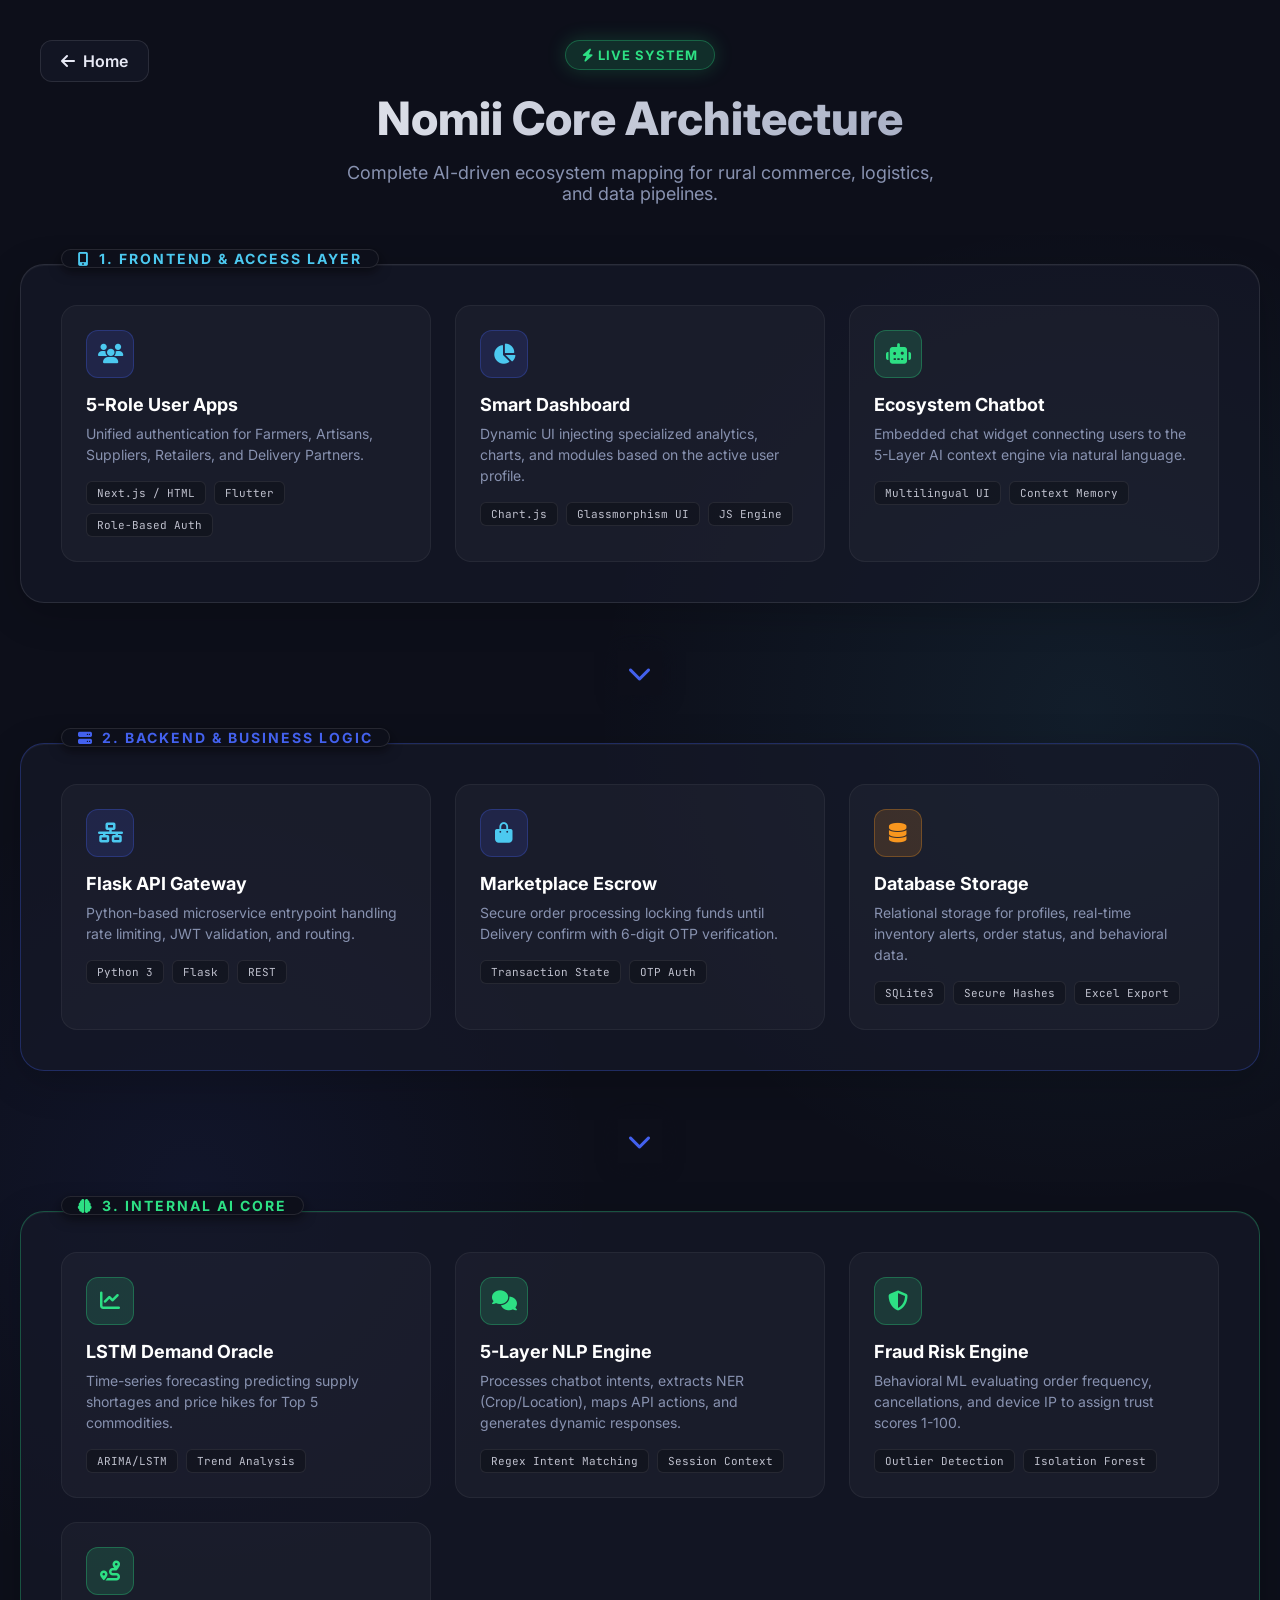
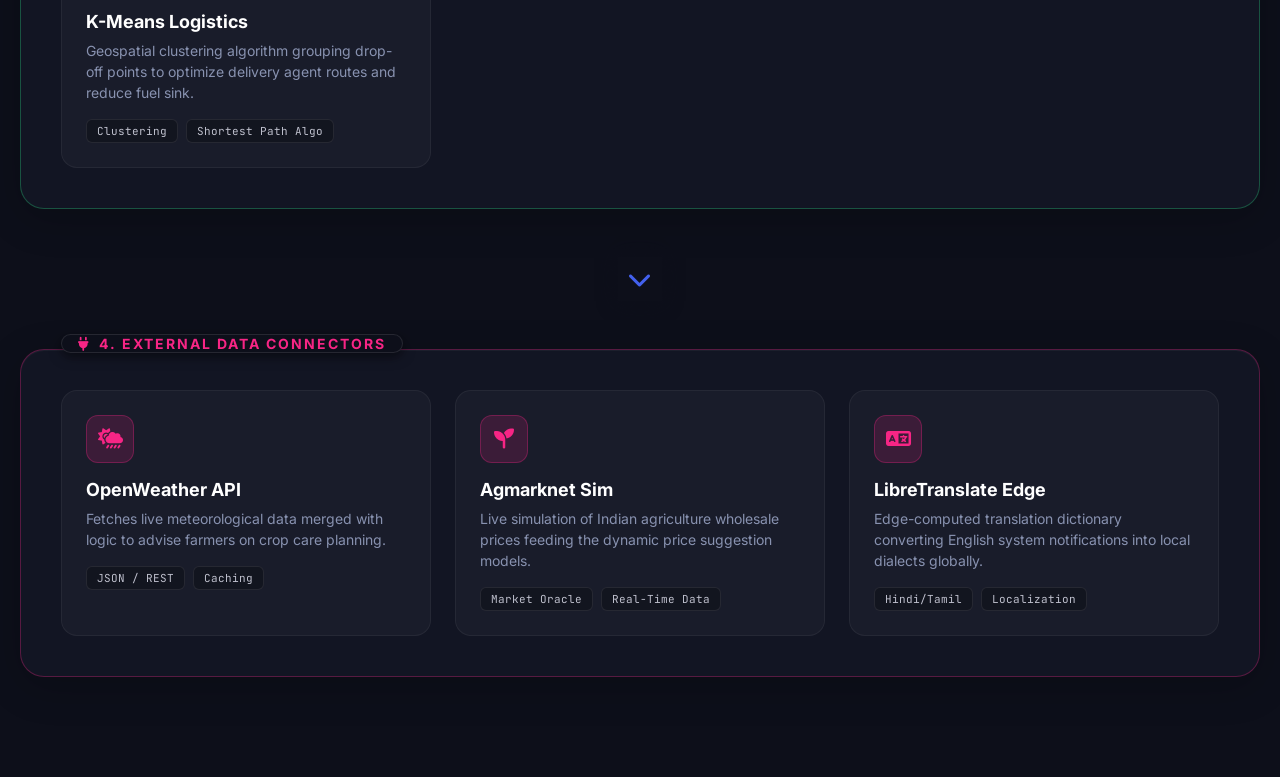
<file: nomii_flask_app/templates/architecture.html>
<!DOCTYPE html>
<html lang="en">

<head>
    <meta charset="UTF-8">
    <meta name="viewport" content="width=device-width, initial-scale=1.0">
    <title>Nomii System Architecture</title>
    <link
        href="https://fonts.googleapis.com/css2?family=Inter:wght@300;400;500;600;700;800&family=JetBrains+Mono:wght@400;700&display=swap"
        rel="stylesheet">
    <link rel="stylesheet" href="https://cdnjs.cloudflare.com/ajax/libs/font-awesome/6.4.0/css/all.min.css">
    <style>
        :root {
            --bg: #0d0f1a;
            --card-bg: rgba(22, 25, 41, 0.7);
            --border: rgba(255, 255, 255, 0.1);
            --text: #e8eaf6;
            --muted: #8892b0;
            --accent: #4361ee;
            --accent2: #4cc9f0;
            --success: #2de084;
            --warning: #f8961e;
            --danger: #f72585;
            --font-main: 'Inter', sans-serif;
            --font-mono: 'JetBrains Mono', monospace;
        }

        * {
            margin: 0;
            padding: 0;
            box-sizing: border-box;
        }

        body {
            background-color: var(--bg);
            background-image:
                radial-gradient(circle at 15% 50%, rgba(67, 97, 238, 0.08), transparent 25%),
                radial-gradient(circle at 85% 30%, rgba(76, 201, 240, 0.08), transparent 25%);
            color: var(--text);
            font-family: var(--font-main);
            min-height: 100vh;
            overflow-x: hidden;
            padding-bottom: 60px;
        }

        .container {
            max-width: 1300px;
            margin: 0 auto;
            padding: 40px 20px;
        }

        header {
            text-align: center;
            margin-bottom: 60px;
            animation: fadeInDown 0.8s ease-out;
        }

        .badge {
            display: inline-block;
            background: rgba(45, 224, 132, 0.15);
            color: var(--success);
            padding: 6px 16px;
            border-radius: 30px;
            font-size: 13px;
            font-weight: 700;
            letter-spacing: 1px;
            text-transform: uppercase;
            border: 1px solid rgba(45, 224, 132, 0.3);
            margin-bottom: 20px;
            box-shadow: 0 0 20px rgba(45, 224, 132, 0.2);
        }

        h1 {
            font-size: 46px;
            font-weight: 800;
            background: linear-gradient(135deg, #fff, var(--muted));
            -webkit-background-clip: text;
            background-clip: text;
            color: transparent;
            margin-bottom: 16px;
        }

        p.subtitle {
            font-size: 18px;
            color: var(--muted);
            max-width: 600px;
            margin: 0 auto;
        }

        .back-btn {
            position: absolute;
            top: 40px;
            left: 40px;
            display: flex;
            align-items: center;
            gap: 8px;
            color: var(--text);
            text-decoration: none;
            font-weight: 600;
            padding: 10px 20px;
            background: var(--card-bg);
            border: 1px solid var(--border);
            border-radius: 12px;
            backdrop-filter: blur(10px);
            transition: all 0.3s;
            z-index: 100;
        }

        .back-btn:hover {
            background: var(--accent);
            border-color: var(--accent);
            box-shadow: 0 8px 24px rgba(67, 97, 238, 0.3);
            transform: translateY(-2px);
        }

        /* ─── Architecture Map ──────────────────────────────────────────────── */
        .diagram {
            position: relative;
            display: flex;
            flex-direction: column;
            gap: 50px;
            animation: fadeInUp 1s ease-out forwards;
            opacity: 0;
            transform: translateY(30px);
        }

        @keyframes fadeInUp {
            to {
                opacity: 1;
                transform: translateY(0);
            }
        }

        @keyframes fadeInDown {
            from {
                opacity: 0;
                transform: translateY(-30px);
            }

            to {
                opacity: 1;
                transform: translateY(0);
            }
        }

        .layer {
            position: relative;
            background: var(--card-bg);
            border: 1px solid var(--border);
            border-radius: 24px;
            padding: 40px;
            backdrop-filter: blur(20px);
            box-shadow: 0 10px 40px rgba(0, 0, 0, 0.2), inset 0 1px 1px rgba(255, 255, 255, 0.05);
            transition: border-color 0.3s, box-shadow 0.3s;
        }

        .layer:hover {
            border-color: rgba(67, 97, 238, 0.4);
            box-shadow: 0 10px 40px rgba(0, 0, 0, 0.3), 0 0 30px rgba(67, 97, 238, 0.1);
        }

        .layer-title {
            position: absolute;
            top: -16px;
            left: 40px;
            background: var(--bg);
            padding: 0 16px;
            font-size: 14px;
            font-weight: 700;
            color: var(--accent2);
            text-transform: uppercase;
            letter-spacing: 2px;
            border: 1px solid var(--border);
            border-radius: 20px;
            display: flex;
            align-items: center;
            gap: 8px;
            box-shadow: 0 4px 12px rgba(0, 0, 0, 0.5);
        }

        .grid {
            display: grid;
            grid-template-columns: repeat(auto-fit, minmax(280px, 1fr));
            gap: 24px;
        }

        .node {
            background: rgba(255, 255, 255, 0.03);
            border: 1px solid rgba(255, 255, 255, 0.05);
            border-radius: 16px;
            padding: 24px;
            transition: all 0.3s;
            cursor: default;
            position: relative;
            overflow: hidden;
        }

        .node::before {
            content: '';
            position: absolute;
            top: 0;
            left: 0;
            right: 0;
            height: 3px;
            background: linear-gradient(90deg, var(--accent), var(--accent2));
            opacity: 0;
            transition: opacity 0.3s;
        }

        .node:hover {
            background: rgba(255, 255, 255, 0.06);
            transform: translateY(-4px);
            box-shadow: 0 12px 30px rgba(0, 0, 0, 0.3);
            border-color: rgba(255, 255, 255, 0.1);
        }

        .node:hover::before {
            opacity: 1;
        }

        .node-icon {
            width: 48px;
            height: 48px;
            background: rgba(67, 97, 238, 0.15);
            color: var(--accent2);
            border-radius: 12px;
            display: flex;
            align-items: center;
            justify-content: center;
            font-size: 20px;
            margin-bottom: 16px;
            box-shadow: inset 0 0 0 1px rgba(67, 97, 238, 0.3);
        }

        .node-title {
            font-size: 18px;
            font-weight: 700;
            margin-bottom: 8px;
            color: #fff;
        }

        .node-desc {
            font-size: 14px;
            color: var(--muted);
            line-height: 1.5;
            margin-bottom: 16px;
        }

        .node-tags {
            display: flex;
            flex-wrap: wrap;
            gap: 8px;
        }

        .tag {
            background: rgba(0, 0, 0, 0.3);
            border: 1px solid var(--border);
            padding: 4px 10px;
            border-radius: 6px;
            font-size: 11px;
            font-family: var(--font-mono);
            color: var(--text);
            opacity: 0.8;
        }

        /* Connecting Lines / Animations */
        .flow-line {
            display: flex;
            align-items: center;
            justify-content: center;
            height: 40px;
            position: relative;
        }

        .flow-line::after {
            content: '';
            position: absolute;
            top: 0;
            bottom: 0;
            left: 50%;
            width: 2px;
            background: linear-gradient(to bottom, transparent, var(--accent), transparent);
            background-size: 200% 200%;
            animation: pulseStream 2s infinite linear;
        }

        .flow-arrow {
            color: var(--accent);
            font-size: 24px;
            z-index: 10;
            background: var(--bg);
            padding: 10px;
            animation: float 2s infinite ease-in-out;
            box-shadow: 0 0 20px var(--bg);
        }

        @keyframes pulseStream {
            0% {
                background-position: center top;
            }

            100% {
                background-position: center bottom;
            }
        }

        @keyframes float {

            0%,
            100% {
                transform: translateY(-4px);
            }

            50% {
                transform: translateY(4px);
            }
        }

        /* Specialized Nodes */
        .node.ai-node .node-icon {
            background: rgba(45, 224, 132, 0.15);
            color: var(--success);
            box-shadow: inset 0 0 0 1px rgba(45, 224, 132, 0.3);
        }

        .node.ai-node::before {
            background: linear-gradient(90deg, var(--success), #a8e6cf);
        }

        .node.data-node .node-icon {
            background: rgba(248, 150, 30, 0.15);
            color: var(--warning);
            box-shadow: inset 0 0 0 1px rgba(248, 150, 30, 0.3);
        }

        .node.data-node::before {
            background: linear-gradient(90deg, var(--warning), #ffd166);
        }

        .node.api-node .node-icon {
            background: rgba(247, 37, 133, 0.15);
            color: var(--danger);
            box-shadow: inset 0 0 0 1px rgba(247, 37, 133, 0.3);
        }

        .node.api-node::before {
            background: linear-gradient(90deg, var(--danger), #ffb5a7);
        }

        @media (max-width: 768px) {
            .back-btn {
                top: 20px;
                left: 20px;
                padding: 8px 12px;
                font-size: 13px;
            }

            h1 {
                font-size: 32px;
            }

            .layer {
                padding: 30px 20px;
            }

            .layer-title {
                left: 20px;
            }

            .grid {
                grid-template-columns: 1fr;
            }
        }
    </style>
</head>

<body>

    <a href="/" class="back-btn"><i class="fas fa-arrow-left"></i> Home</a>

    <div class="container">
        <header>
            <div class="badge"><i class="fas fa-bolt"></i> Live System</div>
            <h1>Nomii Core Architecture</h1>
            <p class="subtitle">Complete AI-driven ecosystem mapping for rural commerce, logistics, and data pipelines.
            </p>
        </header>

        <div class="diagram">

            <!-- Layer 1: Access -->
            <div class="layer">
                <div class="layer-title"><i class="fas fa-mobile-alt"></i> 1. Frontend & Access Layer</div>
                <div class="grid">
                    <div class="node">
                        <div class="node-icon"><i class="fas fa-users"></i></div>
                        <div class="node-title">5-Role User Apps</div>
                        <div class="node-desc">Unified authentication for Farmers, Artisans, Suppliers, Retailers, and
                            Delivery Partners.</div>
                        <div class="node-tags">
                            <span class="tag">Next.js / HTML</span>
                            <span class="tag">Flutter</span>
                            <span class="tag">Role-Based Auth</span>
                        </div>
                    </div>
                    <div class="node">
                        <div class="node-icon"><i class="fas fa-chart-pie"></i></div>
                        <div class="node-title">Smart Dashboard</div>
                        <div class="node-desc">Dynamic UI injecting specialized analytics, charts, and modules based on
                            the active user profile.</div>
                        <div class="node-tags">
                            <span class="tag">Chart.js</span>
                            <span class="tag">Glassmorphism UI</span>
                            <span class="tag">JS Engine</span>
                        </div>
                    </div>
                    <div class="node ai-node">
                        <div class="node-icon"><i class="fas fa-robot"></i></div>
                        <div class="node-title">Ecosystem Chatbot</div>
                        <div class="node-desc">Embedded chat widget connecting users to the 5-Layer AI context engine
                            via natural language.</div>
                        <div class="node-tags">
                            <span class="tag">Multilingual UI</span>
                            <span class="tag">Context Memory</span>
                        </div>
                    </div>
                </div>
            </div>

            <div class="flow-line"><i class="fas fa-chevron-down flow-arrow"></i></div>

            <!-- Layer 2: API Gateway & Logic -->
            <div class="layer" style="border-color: rgba(67, 97, 238, 0.3);">
                <div class="layer-title" style="color: var(--accent);"><i class="fas fa-server"></i> 2. Backend &
                    Business Logic</div>
                <div class="grid">
                    <div class="node">
                        <div class="node-icon"><i class="fas fa-network-wired"></i></div>
                        <div class="node-title">Flask API Gateway</div>
                        <div class="node-desc">Python-based microservice entrypoint handling rate limiting, JWT
                            validation, and routing.</div>
                        <div class="node-tags">
                            <span class="tag">Python 3</span>
                            <span class="tag">Flask</span>
                            <span class="tag">REST</span>
                        </div>
                    </div>
                    <div class="node">
                        <div class="node-icon"><i class="fas fa-shopping-bag"></i></div>
                        <div class="node-title">Marketplace Escrow</div>
                        <div class="node-desc">Secure order processing locking funds until Delivery confirm with 6-digit
                            OTP verification.</div>
                        <div class="node-tags">
                            <span class="tag">Transaction State</span>
                            <span class="tag">OTP Auth</span>
                        </div>
                    </div>
                    <div class="node data-node">
                        <div class="node-icon"><i class="fas fa-database"></i></div>
                        <div class="node-title">Database Storage</div>
                        <div class="node-desc">Relational storage for profiles, real-time inventory alerts, order
                            status, and behavioral data.</div>
                        <div class="node-tags">
                            <span class="tag">SQLite3</span>
                            <span class="tag">Secure Hashes</span>
                            <span class="tag">Excel Export</span>
                        </div>
                    </div>
                </div>
            </div>

            <div class="flow-line"><i class="fas fa-chevron-down flow-arrow"></i></div>

            <!-- Layer 3: AI Intelligence -->
            <div class="layer" style="border-color: rgba(45, 224, 132, 0.3);">
                <div class="layer-title" style="color: var(--success);"><i class="fas fa-brain"></i> 3. Internal AI Core
                </div>
                <div class="grid">
                    <div class="node ai-node">
                        <div class="node-icon"><i class="fas fa-chart-line"></i></div>
                        <div class="node-title">LSTM Demand Oracle</div>
                        <div class="node-desc">Time-series forecasting predicting supply shortages and price hikes for
                            Top 5 commodities.</div>
                        <div class="node-tags">
                            <span class="tag">ARIMA/LSTM</span>
                            <span class="tag">Trend Analysis</span>
                        </div>
                    </div>
                    <div class="node ai-node">
                        <div class="node-icon"><i class="fas fa-comments"></i></div>
                        <div class="node-title">5-Layer NLP Engine</div>
                        <div class="node-desc">Processes chatbot intents, extracts NER (Crop/Location), maps API
                            actions, and generates dynamic responses.</div>
                        <div class="node-tags">
                            <span class="tag">Regex Intent Matching</span>
                            <span class="tag">Session Context</span>
                        </div>
                    </div>
                    <div class="node ai-node">
                        <div class="node-icon"><i class="fas fa-shield-alt"></i></div>
                        <div class="node-title">Fraud Risk Engine</div>
                        <div class="node-desc">Behavioral ML evaluating order frequency, cancellations, and device IP to
                            assign trust scores 1-100.</div>
                        <div class="node-tags">
                            <span class="tag">Outlier Detection</span>
                            <span class="tag">Isolation Forest</span>
                        </div>
                    </div>
                    <div class="node ai-node">
                        <div class="node-icon"><i class="fas fa-route"></i></div>
                        <div class="node-title">K-Means Logistics</div>
                        <div class="node-desc">Geospatial clustering algorithm grouping drop-off points to optimize
                            delivery agent routes and reduce fuel sink.</div>
                        <div class="node-tags">
                            <span class="tag">Clustering</span>
                            <span class="tag">Shortest Path Algo</span>
                        </div>
                    </div>
                </div>
            </div>

            <div class="flow-line"><i class="fas fa-chevron-down flow-arrow"></i></div>

            <!-- Layer 4: Integrations -->
            <div class="layer" style="border-color: rgba(247, 37, 133, 0.3);">
                <div class="layer-title" style="color: var(--danger);"><i class="fas fa-plug"></i> 4. External Data
                    Connectors</div>
                <div class="grid">
                    <div class="node api-node">
                        <div class="node-icon"><i class="fas fa-cloud-sun-rain"></i></div>
                        <div class="node-title">OpenWeather API</div>
                        <div class="node-desc">Fetches live meteorological data merged with logic to advise farmers on
                            crop care planning.</div>
                        <div class="node-tags">
                            <span class="tag">JSON / REST</span>
                            <span class="tag">Caching</span>
                        </div>
                    </div>
                    <div class="node api-node">
                        <div class="node-icon"><i class="fas fa-seedling"></i></div>
                        <div class="node-title">Agmarknet Sim</div>
                        <div class="node-desc">Live simulation of Indian agriculture wholesale prices feeding the
                            dynamic price suggestion models.</div>
                        <div class="node-tags">
                            <span class="tag">Market Oracle</span>
                            <span class="tag">Real-Time Data</span>
                        </div>
                    </div>
                    <div class="node api-node">
                        <div class="node-icon"><i class="fas fa-language"></i></div>
                        <div class="node-title">LibreTranslate Edge</div>
                        <div class="node-desc">Edge-computed translation dictionary converting English system
                            notifications into local dialects globally.</div>
                        <div class="node-tags">
                            <span class="tag">Hindi/Tamil</span>
                            <span class="tag">Localization</span>
                        </div>
                    </div>
                </div>
            </div>

        </div>
    </div>
</body>

</html>
</file>
